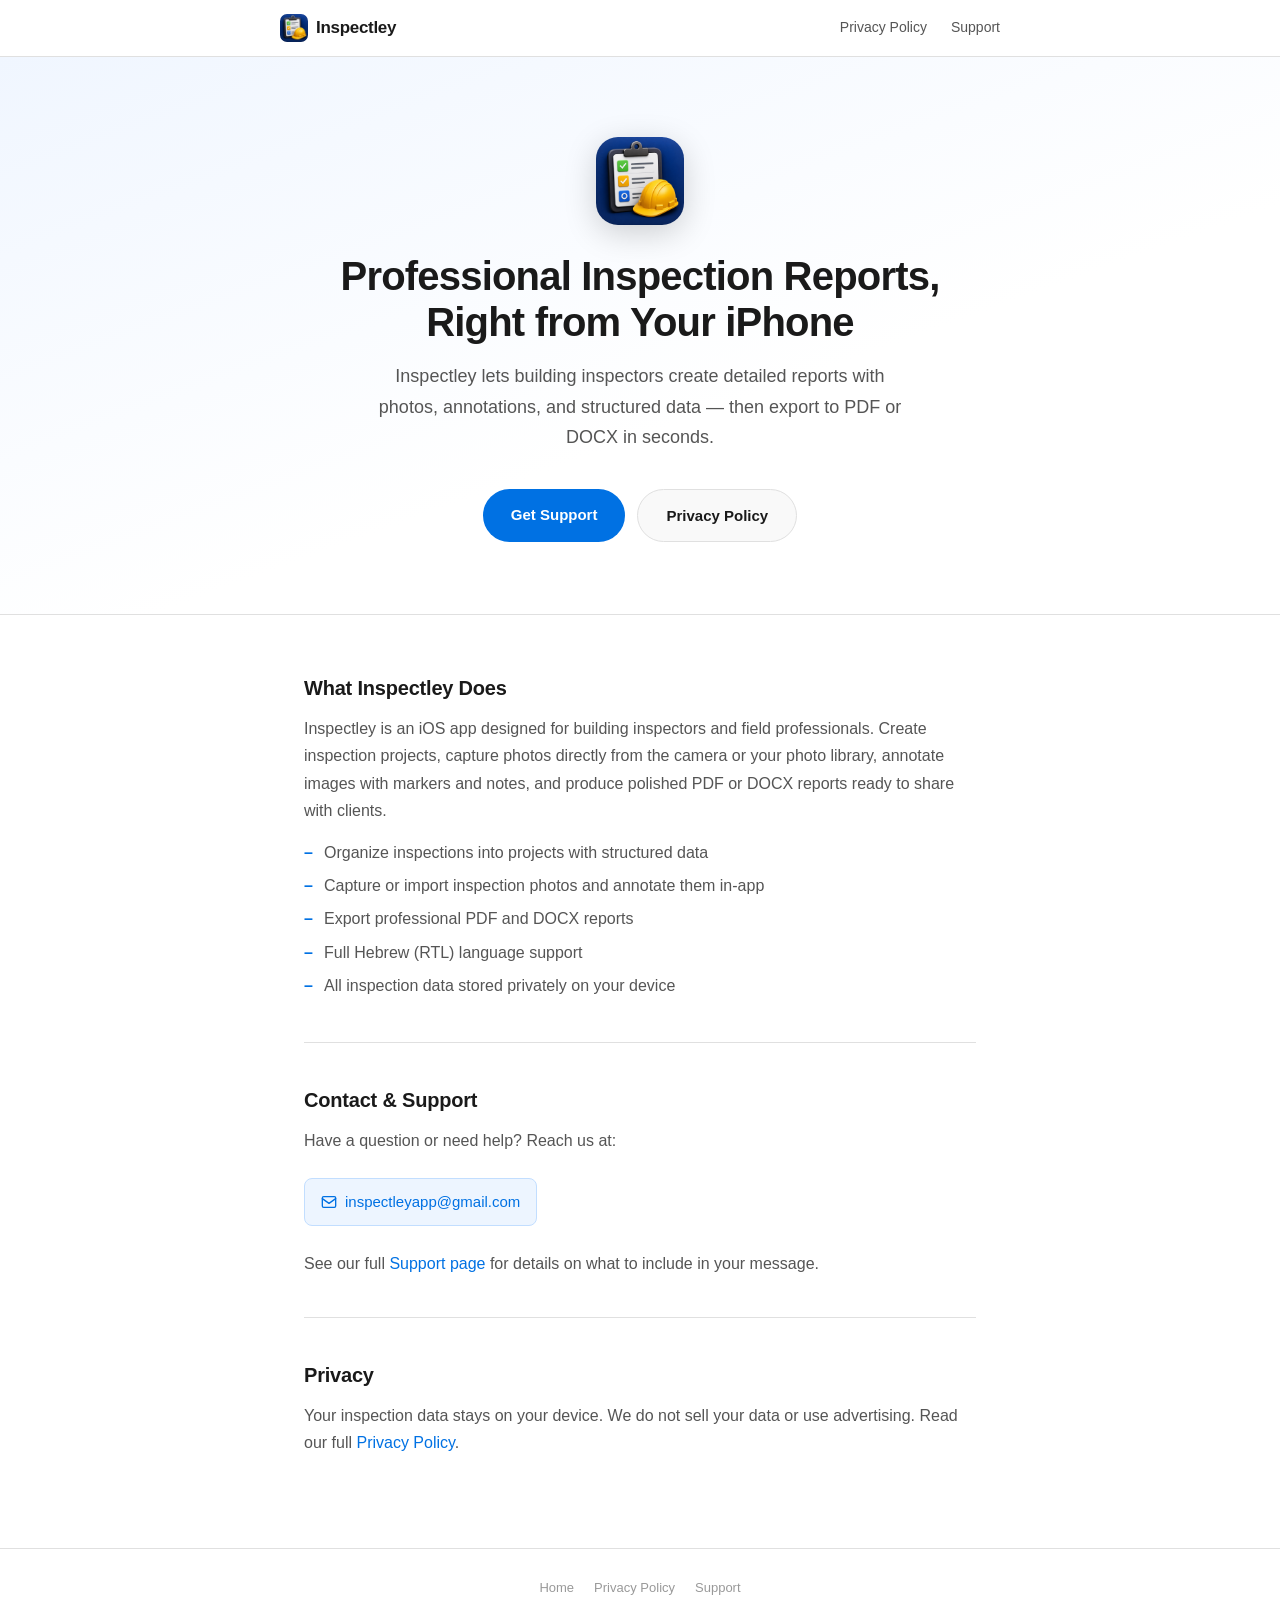
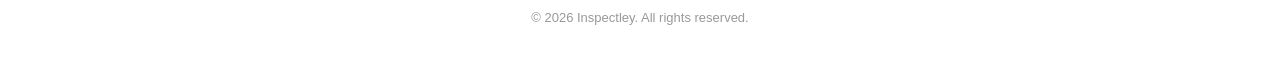
<file: index.html>
<!DOCTYPE html>
<html lang="en">
<head>
  <meta charset="UTF-8" />
  <meta name="viewport" content="width=device-width, initial-scale=1.0" />
  <meta name="description" content="Inspectley — Professional inspection report app for iOS. Create projects, add and annotate photos, export to PDF and DOCX." />
  <title>Inspectley</title>
  <link rel="icon" type="image/png" href="icon.png" />
  <link rel="stylesheet" href="style.css" />
</head>
<body>

<nav>
  <div class="nav-inner">
    <a class="nav-brand" href="index.html"><img src="icon.png" alt="" class="nav-icon" />Inspectley</a>
    <div class="nav-links">
      <a href="privacy.html">Privacy Policy</a>
      <a href="support.html">Support</a>
    </div>
  </div>
</nav>

<section class="hero">
  <img class="hero-icon" src="icon.png" alt="Inspectley app icon" width="88" height="88" />
  <h1>Professional Inspection Reports,<br>Right from Your iPhone</h1>
  <p>Inspectley lets building inspectors create detailed reports with photos, annotations, and structured data — then export to PDF or DOCX in seconds.</p>
  <div class="btn-row">
    <a class="btn btn-primary" href="support.html">Get Support</a>
    <a class="btn btn-secondary" href="privacy.html">Privacy Policy</a>
  </div>
</section>

<div class="content">
  <h2>What Inspectley Does</h2>
  <p>Inspectley is an iOS app designed for building inspectors and field professionals. Create inspection projects, capture photos directly from the camera or your photo library, annotate images with markers and notes, and produce polished PDF or DOCX reports ready to share with clients.</p>
  <ul>
    <li>Organize inspections into projects with structured data</li>
    <li>Capture or import inspection photos and annotate them in-app</li>
    <li>Export professional PDF and DOCX reports</li>
    <li>Full Hebrew (RTL) language support</li>
    <li>All inspection data stored privately on your device</li>
  </ul>

  <hr class="divider" />

  <h2>Contact & Support</h2>
  <p>Have a question or need help? Reach us at:</p>
  <a class="email-block" href="mailto:inspectleyapp@gmail.com">
    <svg width="16" height="16" viewBox="0 0 24 24" fill="none" stroke="currentColor" stroke-width="2" stroke-linecap="round" stroke-linejoin="round">
      <rect x="2" y="4" width="20" height="16" rx="2"/>
      <path d="m2 7 10 7 10-7"/>
    </svg>
    inspectleyapp@gmail.com
  </a>
  <p style="margin-top:12px;">See our full <a href="support.html">Support page</a> for details on what to include in your message.</p>

  <hr class="divider" />

  <h2>Privacy</h2>
  <p>Your inspection data stays on your device. We do not sell your data or use advertising. Read our full <a href="privacy.html">Privacy Policy</a>.</p>
</div>

<footer>
  <div class="footer-links">
    <a href="index.html">Home</a>
    <a href="privacy.html">Privacy Policy</a>
    <a href="support.html">Support</a>
  </div>
  <p>&copy; 2026 Inspectley. All rights reserved.</p>
</footer>

</body>
</html>
</file>
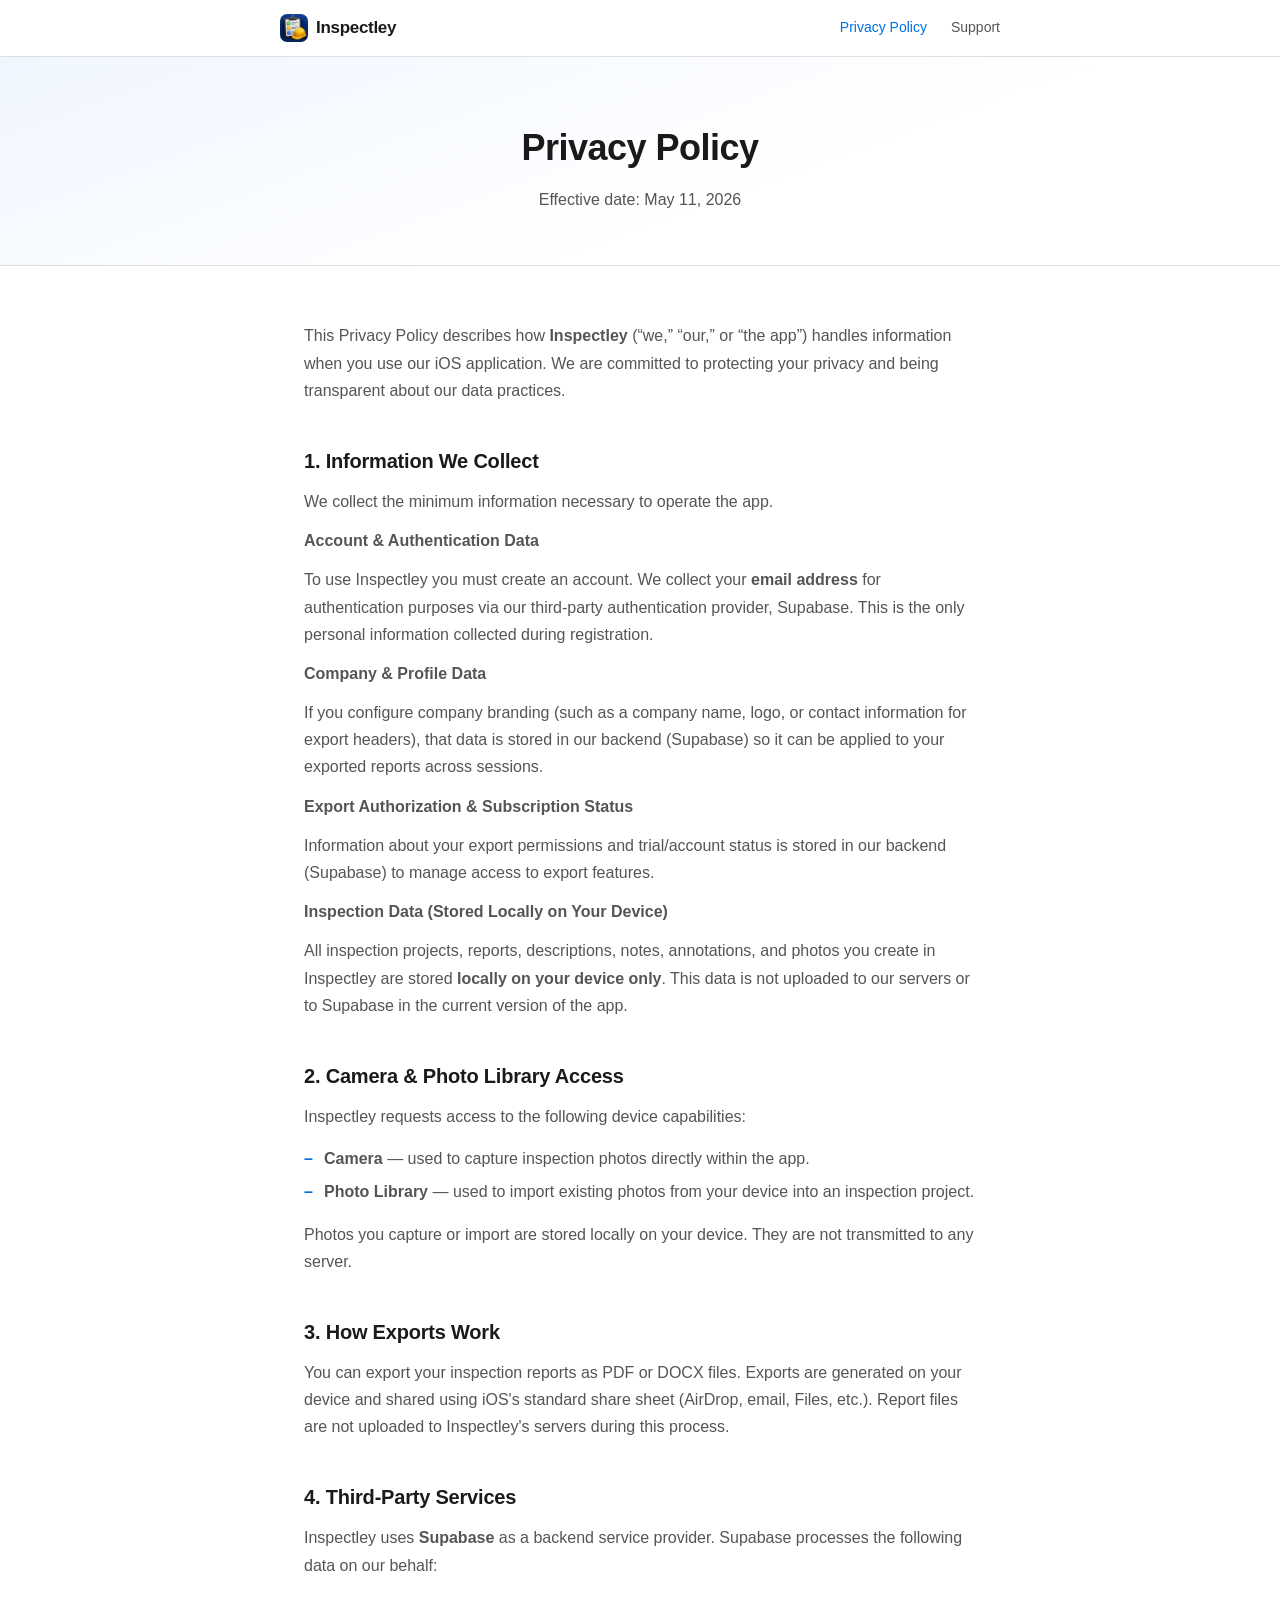
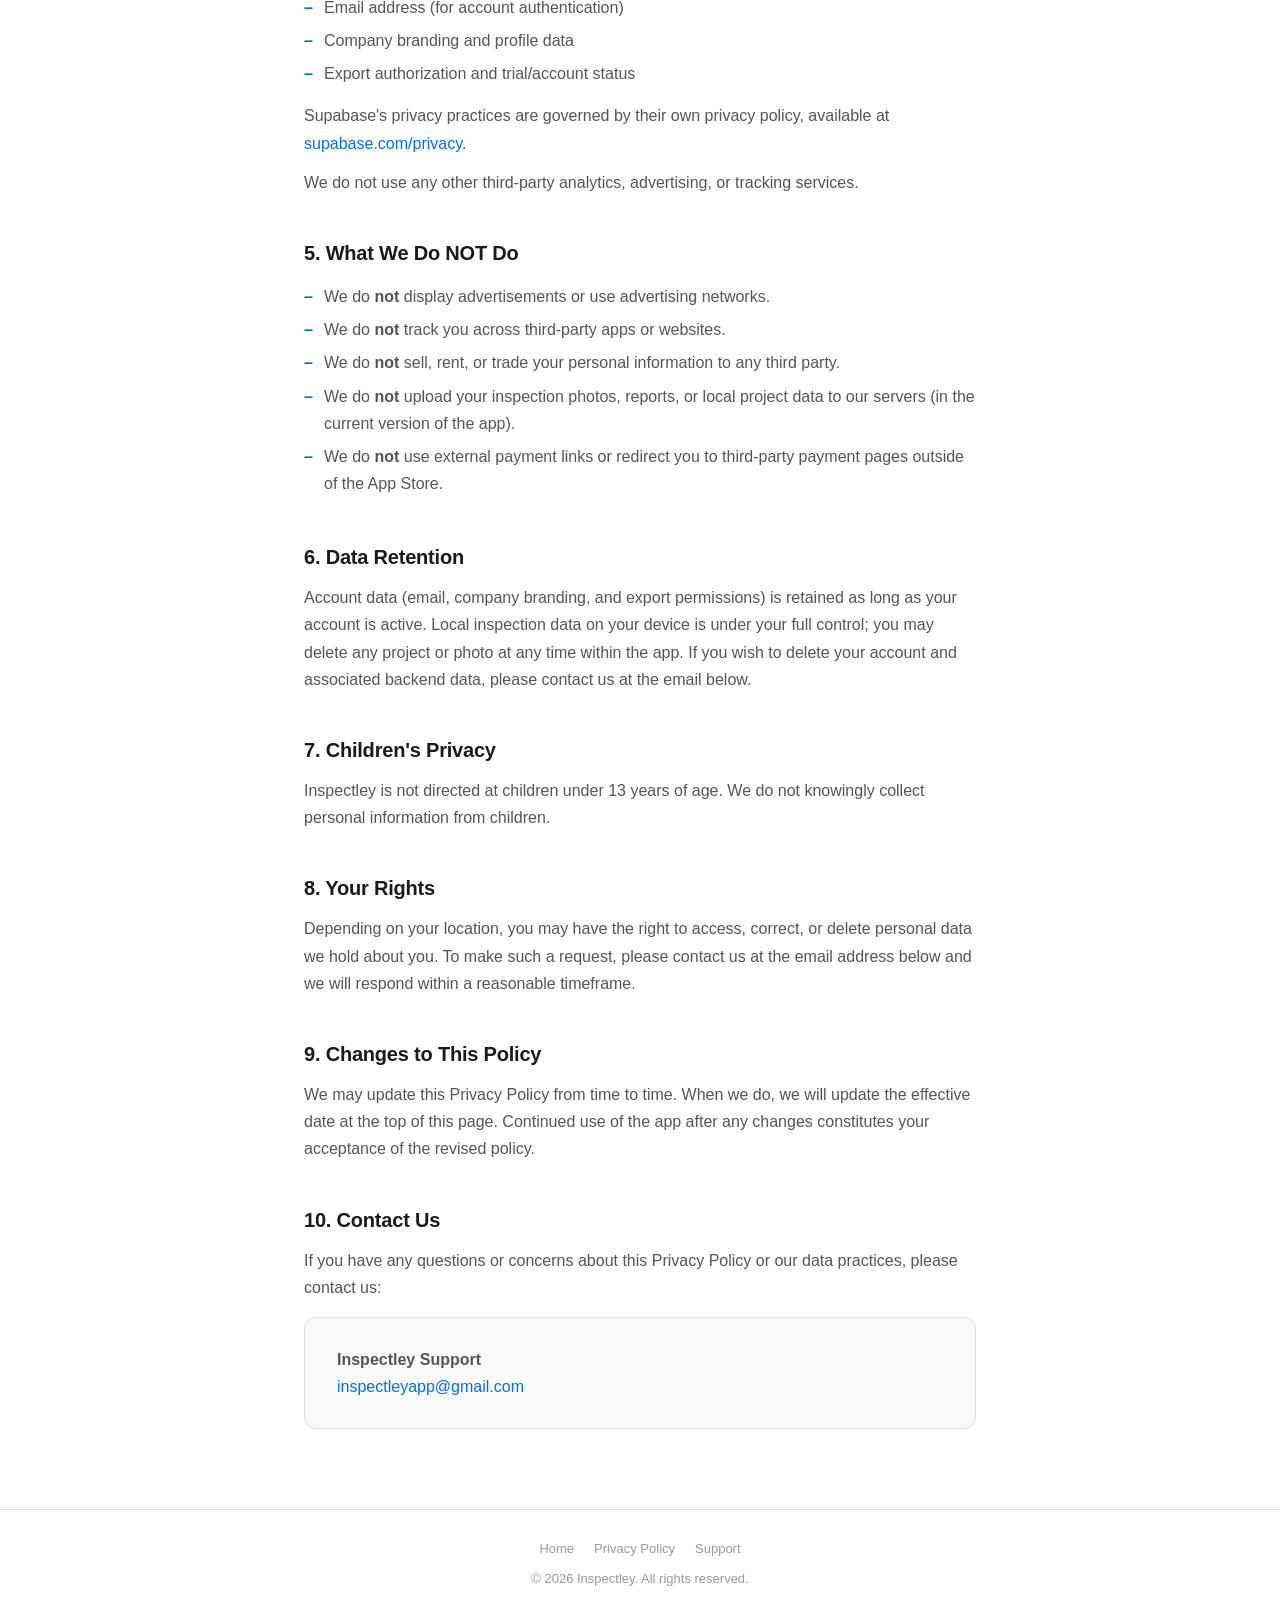
<file: privacy.html>
<!DOCTYPE html>
<html lang="en">
<head>
  <meta charset="UTF-8" />
  <meta name="viewport" content="width=device-width, initial-scale=1.0" />
  <meta name="description" content="Inspectley Privacy Policy — how we handle your data." />
  <title>Privacy Policy — Inspectley</title>
  <link rel="icon" type="image/png" href="icon.png" />
  <link rel="stylesheet" href="style.css" />
</head>
<body>

<nav>
  <div class="nav-inner">
    <a class="nav-brand" href="index.html"><img src="icon.png" alt="" class="nav-icon" />Inspectley</a>
    <div class="nav-links">
      <a href="privacy.html" class="active">Privacy Policy</a>
      <a href="support.html">Support</a>
    </div>
  </div>
</nav>

<div class="page-header">
  <h1>Privacy Policy</h1>
  <p>Effective date: May 11, 2026</p>
</div>

<div class="content">

  <p>This Privacy Policy describes how <strong>Inspectley</strong> (&ldquo;we,&rdquo; &ldquo;our,&rdquo; or &ldquo;the app&rdquo;) handles information when you use our iOS application. We are committed to protecting your privacy and being transparent about our data practices.</p>

  <h2>1. Information We Collect</h2>

  <p>We collect the minimum information necessary to operate the app.</p>

  <p><strong>Account &amp; Authentication Data</strong></p>
  <p>To use Inspectley you must create an account. We collect your <strong>email address</strong> for authentication purposes via our third-party authentication provider, Supabase. This is the only personal information collected during registration.</p>

  <p><strong>Company &amp; Profile Data</strong></p>
  <p>If you configure company branding (such as a company name, logo, or contact information for export headers), that data is stored in our backend (Supabase) so it can be applied to your exported reports across sessions.</p>

  <p><strong>Export Authorization &amp; Subscription Status</strong></p>
  <p>Information about your export permissions and trial/account status is stored in our backend (Supabase) to manage access to export features.</p>

  <p><strong>Inspection Data (Stored Locally on Your Device)</strong></p>
  <p>All inspection projects, reports, descriptions, notes, annotations, and photos you create in Inspectley are stored <strong>locally on your device only</strong>. This data is not uploaded to our servers or to Supabase in the current version of the app.</p>

  <h2>2. Camera &amp; Photo Library Access</h2>

  <p>Inspectley requests access to the following device capabilities:</p>
  <ul>
    <li><strong>Camera</strong> — used to capture inspection photos directly within the app.</li>
    <li><strong>Photo Library</strong> — used to import existing photos from your device into an inspection project.</li>
  </ul>
  <p>Photos you capture or import are stored locally on your device. They are not transmitted to any server.</p>

  <h2>3. How Exports Work</h2>

  <p>You can export your inspection reports as PDF or DOCX files. Exports are generated on your device and shared using iOS's standard share sheet (AirDrop, email, Files, etc.). Report files are not uploaded to Inspectley's servers during this process.</p>

  <h2>4. Third-Party Services</h2>

  <p>Inspectley uses <strong>Supabase</strong> as a backend service provider. Supabase processes the following data on our behalf:</p>
  <ul>
    <li>Email address (for account authentication)</li>
    <li>Company branding and profile data</li>
    <li>Export authorization and trial/account status</li>
  </ul>
  <p>Supabase's privacy practices are governed by their own privacy policy, available at <a href="https://supabase.com/privacy" target="_blank" rel="noopener noreferrer">supabase.com/privacy</a>.</p>

  <p>We do not use any other third-party analytics, advertising, or tracking services.</p>

  <h2>5. What We Do NOT Do</h2>
  <ul>
    <li>We do <strong>not</strong> display advertisements or use advertising networks.</li>
    <li>We do <strong>not</strong> track you across third-party apps or websites.</li>
    <li>We do <strong>not</strong> sell, rent, or trade your personal information to any third party.</li>
    <li>We do <strong>not</strong> upload your inspection photos, reports, or local project data to our servers (in the current version of the app).</li>
    <li>We do <strong>not</strong> use external payment links or redirect you to third-party payment pages outside of the App Store.</li>
  </ul>

  <h2>6. Data Retention</h2>

  <p>Account data (email, company branding, and export permissions) is retained as long as your account is active. Local inspection data on your device is under your full control; you may delete any project or photo at any time within the app. If you wish to delete your account and associated backend data, please contact us at the email below.</p>

  <h2>7. Children's Privacy</h2>

  <p>Inspectley is not directed at children under 13 years of age. We do not knowingly collect personal information from children.</p>

  <h2>8. Your Rights</h2>

  <p>Depending on your location, you may have the right to access, correct, or delete personal data we hold about you. To make such a request, please contact us at the email address below and we will respond within a reasonable timeframe.</p>

  <h2>9. Changes to This Policy</h2>

  <p>We may update this Privacy Policy from time to time. When we do, we will update the effective date at the top of this page. Continued use of the app after any changes constitutes your acceptance of the revised policy.</p>

  <h2>10. Contact Us</h2>

  <p>If you have any questions or concerns about this Privacy Policy or our data practices, please contact us:</p>

  <div class="card" style="margin-top:16px;">
    <p><strong>Inspectley Support</strong><br/>
    <a href="mailto:inspectleyapp@gmail.com">inspectleyapp@gmail.com</a></p>
  </div>

</div>

<footer>
  <div class="footer-links">
    <a href="index.html">Home</a>
    <a href="privacy.html">Privacy Policy</a>
    <a href="support.html">Support</a>
  </div>
  <p>&copy; 2026 Inspectley. All rights reserved.</p>
</footer>

</body>
</html>
</file>
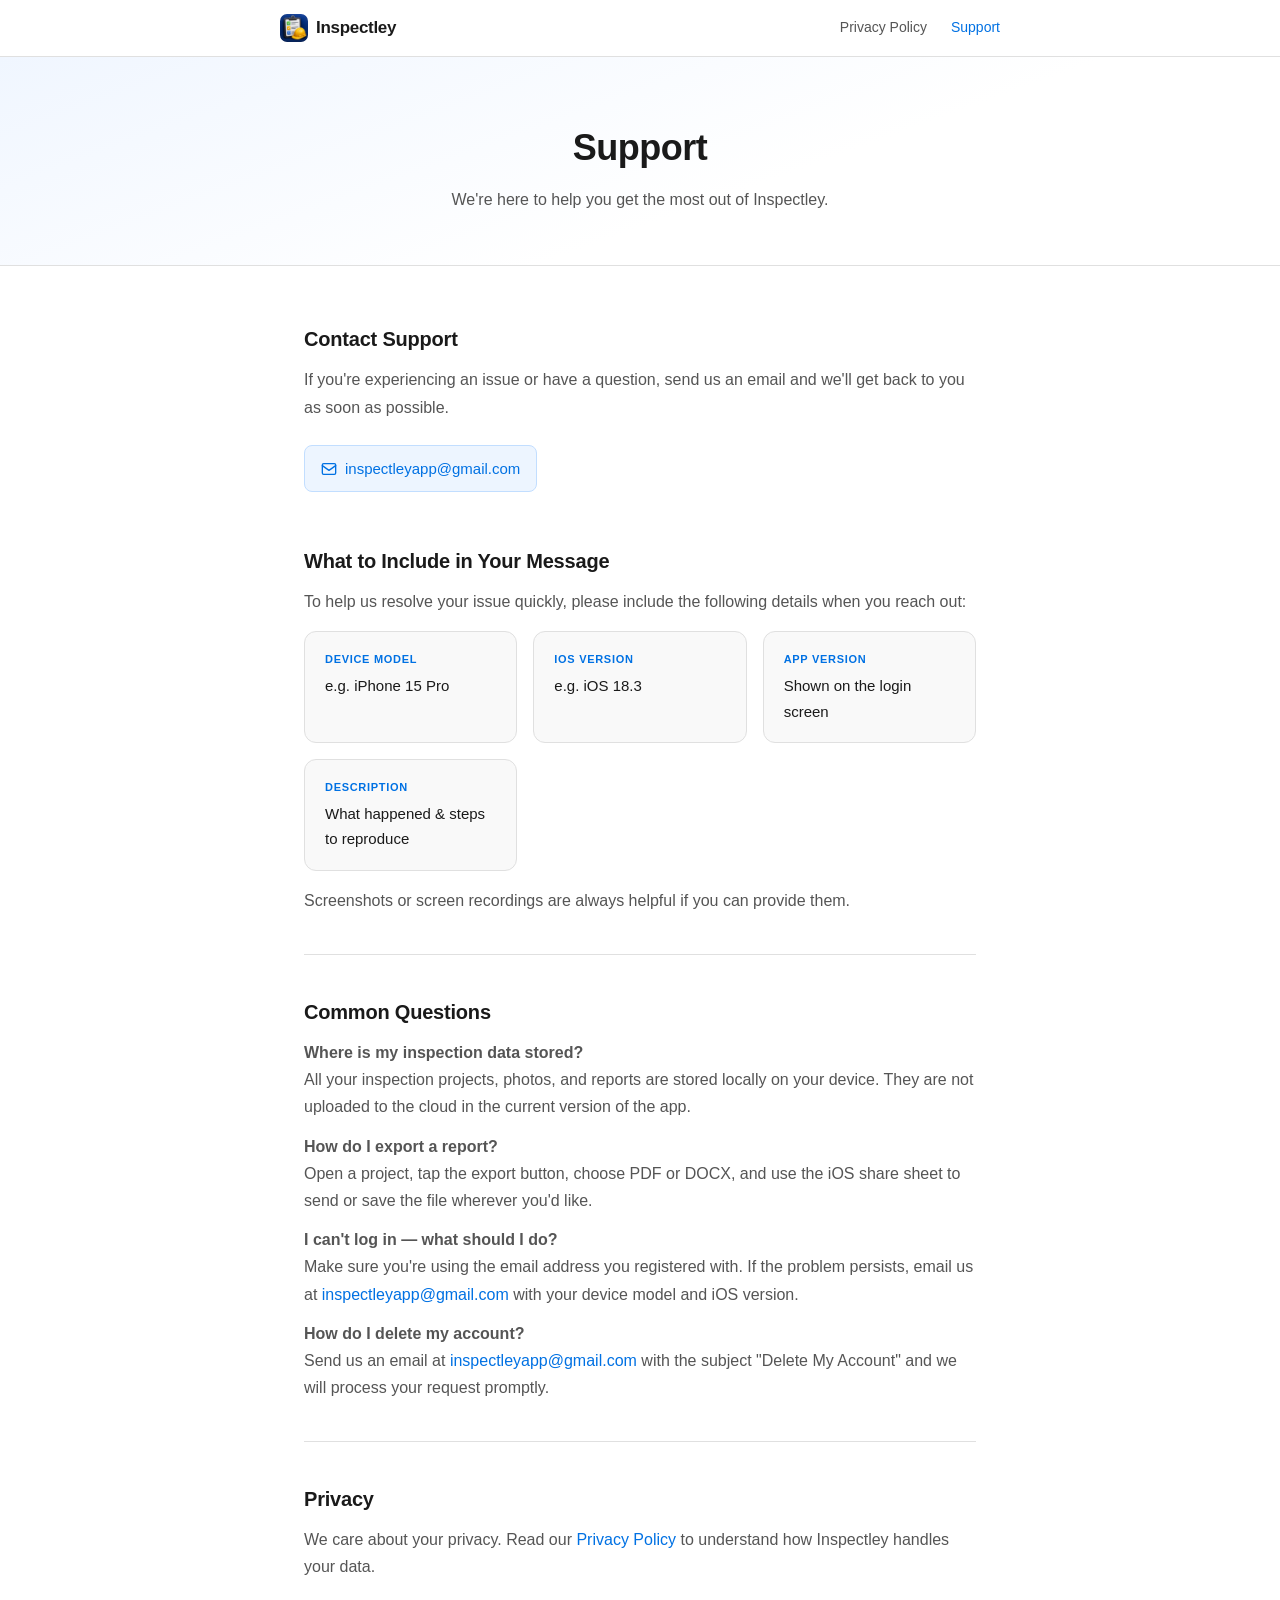
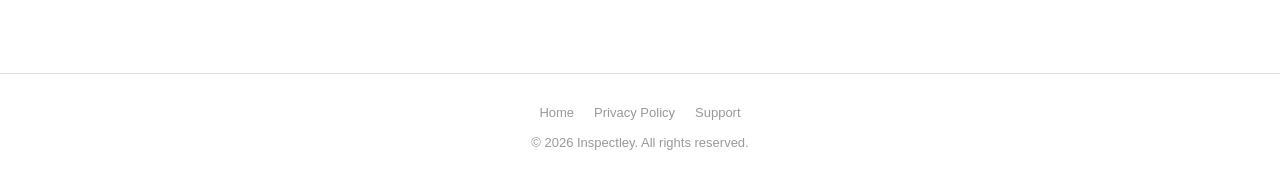
<file: support.html>
<!DOCTYPE html>
<html lang="en">
<head>
  <meta charset="UTF-8" />
  <meta name="viewport" content="width=device-width, initial-scale=1.0" />
  <meta name="description" content="Inspectley Support — get help with the Inspectley iOS app." />
  <title>Support — Inspectley</title>
  <link rel="icon" type="image/png" href="icon.png" />
  <link rel="stylesheet" href="style.css" />
</head>
<body>

<nav>
  <div class="nav-inner">
    <a class="nav-brand" href="index.html"><img src="icon.png" alt="" class="nav-icon" />Inspectley</a>
    <div class="nav-links">
      <a href="privacy.html">Privacy Policy</a>
      <a href="support.html" class="active">Support</a>
    </div>
  </div>
</nav>

<div class="page-header">
  <h1>Support</h1>
  <p>We're here to help you get the most out of Inspectley.</p>
</div>

<div class="content">

  <h2>Contact Support</h2>
  <p>If you're experiencing an issue or have a question, send us an email and we'll get back to you as soon as possible.</p>

  <a class="email-block" href="mailto:inspectleyapp@gmail.com">
    <svg width="16" height="16" viewBox="0 0 24 24" fill="none" stroke="currentColor" stroke-width="2" stroke-linecap="round" stroke-linejoin="round">
      <rect x="2" y="4" width="20" height="16" rx="2"/>
      <path d="m2 7 10 7 10-7"/>
    </svg>
    inspectleyapp@gmail.com
  </a>

  <h2>What to Include in Your Message</h2>
  <p>To help us resolve your issue quickly, please include the following details when you reach out:</p>

  <div class="info-grid">
    <div class="info-item">
      <div class="label">Device Model</div>
      <div class="value">e.g. iPhone 15 Pro</div>
    </div>
    <div class="info-item">
      <div class="label">iOS Version</div>
      <div class="value">e.g. iOS 18.3</div>
    </div>
    <div class="info-item">
      <div class="label">App Version</div>
      <div class="value">Shown on the login screen</div>
    </div>
    <div class="info-item">
      <div class="label">Description</div>
      <div class="value">What happened &amp; steps to reproduce</div>
    </div>
  </div>

  <p>Screenshots or screen recordings are always helpful if you can provide them.</p>

  <hr class="divider" />

  <h2>Common Questions</h2>

  <p><strong>Where is my inspection data stored?</strong><br />
  All your inspection projects, photos, and reports are stored locally on your device. They are not uploaded to the cloud in the current version of the app.</p>

  <p><strong>How do I export a report?</strong><br />
  Open a project, tap the export button, choose PDF or DOCX, and use the iOS share sheet to send or save the file wherever you'd like.</p>

  <p><strong>I can't log in — what should I do?</strong><br />
  Make sure you're using the email address you registered with. If the problem persists, email us at <a href="mailto:inspectleyapp@gmail.com">inspectleyapp@gmail.com</a> with your device model and iOS version.</p>

  <p><strong>How do I delete my account?</strong><br />
  Send us an email at <a href="mailto:inspectleyapp@gmail.com">inspectleyapp@gmail.com</a> with the subject "Delete My Account" and we will process your request promptly.</p>

  <hr class="divider" />

  <h2>Privacy</h2>
  <p>We care about your privacy. Read our <a href="privacy.html">Privacy Policy</a> to understand how Inspectley handles your data.</p>

</div>

<footer>
  <div class="footer-links">
    <a href="index.html">Home</a>
    <a href="privacy.html">Privacy Policy</a>
    <a href="support.html">Support</a>
  </div>
  <p>&copy; 2026 Inspectley. All rights reserved.</p>
</footer>

</body>
</html>
</file>
<file: style.css>
/* Inspectley — shared styles */
*, *::before, *::after { box-sizing: border-box; margin: 0; padding: 0; }

:root {
  --blue:     #0071e3;
  --blue-dk:  #0058b0;
  --ink:      #1a1a1a;
  --sub:      #555;
  --border:   #e0e0e0;
  --bg:       #f9f9f9;
  --white:    #ffffff;
  --radius:   12px;
  --max:      720px;
}

html { scroll-behavior: smooth; }

body {
  font-family: -apple-system, BlinkMacSystemFont, "Helvetica Neue", Helvetica, Arial, sans-serif;
  font-size: 16px;
  line-height: 1.7;
  color: var(--ink);
  background: var(--white);
  -webkit-font-smoothing: antialiased;
}

/* ── Nav ── */
nav {
  position: sticky;
  top: 0;
  z-index: 100;
  background: rgba(255,255,255,0.9);
  backdrop-filter: saturate(180%) blur(12px);
  -webkit-backdrop-filter: saturate(180%) blur(12px);
  border-bottom: 1px solid var(--border);
  padding: 0 24px;
}
.nav-inner {
  max-width: var(--max);
  margin: 0 auto;
  height: 56px;
  display: flex;
  align-items: center;
  justify-content: space-between;
  gap: 16px;
}
.nav-brand {
  font-weight: 700;
  font-size: 17px;
  color: var(--ink);
  text-decoration: none;
  letter-spacing: -0.3px;
  display: flex;
  align-items: center;
  gap: 8px;
}
.nav-icon {
  width: 28px;
  height: 28px;
  border-radius: 7px;
  object-fit: cover;
}
.nav-links { display: flex; gap: 24px; }
.nav-links a {
  font-size: 14px;
  font-weight: 500;
  color: var(--sub);
  text-decoration: none;
  transition: color 0.15s;
}
.nav-links a:hover, .nav-links a.active { color: var(--blue); }

/* ── Hero ── */
.hero {
  background: linear-gradient(160deg, #f0f6ff 0%, #ffffff 60%);
  border-bottom: 1px solid var(--border);
  padding: 80px 24px 72px;
  text-align: center;
}
.hero-icon {
  width: 88px !important;
  height: 88px !important;
  max-width: 88px;
  border-radius: 22px;
  margin: 0 auto 28px;
  display: block;
  box-shadow: 0 8px 32px rgba(0,0,0,0.18);
  object-fit: cover;
}
.hero h1 {
  font-size: clamp(28px, 6vw, 40px);
  font-weight: 700;
  letter-spacing: -0.8px;
  line-height: 1.15;
  margin-bottom: 16px;
}
.hero p {
  font-size: 18px;
  color: var(--sub);
  max-width: 540px;
  margin: 0 auto 36px;
}
.btn-row { display: flex; gap: 12px; justify-content: center; flex-wrap: wrap; }
.btn {
  display: inline-block;
  padding: 13px 28px;
  border-radius: 980px;
  font-size: 15px;
  font-weight: 600;
  text-decoration: none;
  transition: opacity 0.15s, transform 0.15s;
}
.btn:active { transform: scale(0.97); }
.btn-primary { background: var(--blue); color: #fff; }
.btn-primary:hover { opacity: 0.88; }
.btn-secondary { background: var(--bg); color: var(--ink); border: 1px solid var(--border); }
.btn-secondary:hover { background: #ebebeb; }

/* ── Page header (inner pages) ── */
.page-header {
  background: linear-gradient(160deg, #f0f6ff 0%, #ffffff 60%);
  border-bottom: 1px solid var(--border);
  padding: 60px 24px 52px;
  text-align: center;
}
.page-header h1 {
  font-size: clamp(24px, 5vw, 36px);
  font-weight: 700;
  letter-spacing: -0.5px;
  margin-bottom: 8px;
}
.page-header p { font-size: 16px; color: var(--sub); }

/* ── Content ── */
.content {
  max-width: var(--max);
  margin: 0 auto;
  padding: 56px 24px 80px;
}
.content h2 {
  font-size: 20px;
  font-weight: 700;
  margin: 40px 0 10px;
  letter-spacing: -0.2px;
}
.content h2:first-child { margin-top: 0; }
.content p { color: var(--sub); margin-bottom: 12px; }
.content ul {
  list-style: none;
  padding: 0;
  margin-bottom: 12px;
}
.content ul li {
  color: var(--sub);
  padding: 3px 0 3px 20px;
  position: relative;
}
.content ul li::before {
  content: "–";
  position: absolute;
  left: 0;
  color: var(--blue);
  font-weight: 700;
}
.content a { color: var(--blue); text-decoration: none; }
.content a:hover { text-decoration: underline; }

/* ── Card ── */
.card {
  background: var(--bg);
  border: 1px solid var(--border);
  border-radius: var(--radius);
  padding: 28px 32px;
  margin-top: 12px;
}
.card p { margin: 0; }

/* ── Support form-like info ── */
.info-grid {
  display: grid;
  grid-template-columns: repeat(auto-fit, minmax(200px, 1fr));
  gap: 16px;
  margin: 16px 0;
}
.info-item {
  background: var(--bg);
  border: 1px solid var(--border);
  border-radius: var(--radius);
  padding: 18px 20px;
}
.info-item .label {
  font-size: 11px;
  font-weight: 600;
  text-transform: uppercase;
  letter-spacing: 0.7px;
  color: var(--blue);
  margin-bottom: 4px;
}
.info-item .value { font-size: 15px; color: var(--ink); font-weight: 500; }

/* ── Footer ── */
footer {
  border-top: 1px solid var(--border);
  padding: 28px 24px;
  text-align: center;
  font-size: 13px;
  color: #999;
}
footer a { color: #999; text-decoration: none; }
footer a:hover { color: var(--blue); }
footer .footer-links { display: flex; gap: 20px; justify-content: center; margin-bottom: 8px; flex-wrap: wrap; }

/* ── Divider ── */
.divider { border: none; border-top: 1px solid var(--border); margin: 40px 0; }

/* ── Email highlight ── */
.email-block {
  display: inline-flex;
  align-items: center;
  gap: 8px;
  background: #edf5ff;
  border: 1px solid #c2deff;
  border-radius: 8px;
  padding: 10px 16px;
  font-size: 15px;
  font-weight: 500;
  color: var(--blue);
  margin: 12px 0;
  text-decoration: none;
}
.email-block:hover { background: #dbeeff; }

/* ── Responsive ── */
@media (max-width: 500px) {
  .nav-links { gap: 16px; }
  .content { padding: 40px 20px 60px; }
  .card { padding: 20px; }
}
</file>
